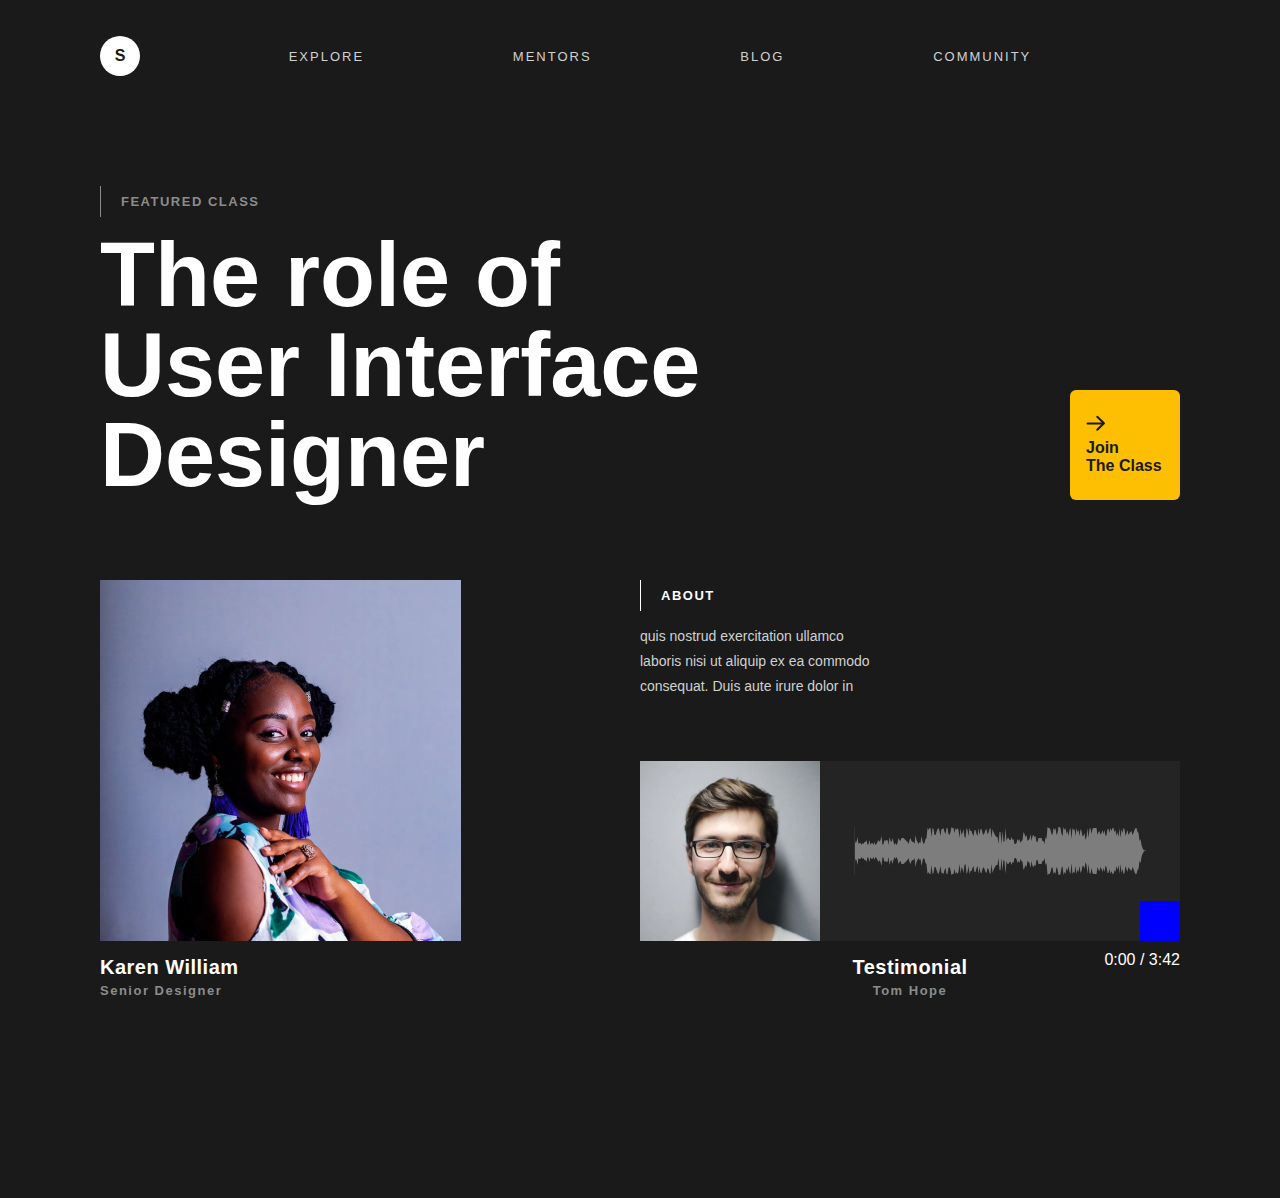
<file: index.html>
<!DOCTYPE html>
<html lang="en">
<head>
  <meta charset="UTF-8">
  <meta http-equiv="X-UA-Compatible" content="IE=edge">
  <meta name="viewport" content="width=device-width, initial-scale=1.0">
  <link rel="stylesheet" href="style.css">
  <title>Сайт визитка</title>
</head>
<body>
  <header class="header">
    <div class="container">
      <nav class="navigation">
        <a href="" class="logo">S</a>
        <ul class="navigation-holder">
          <li class="nav-links">
            <a href="#">Explore</a>
          </li>
          <li class="nav-links">
            <a href="#">Mentors</a>
          </li>
          <li class="nav-links">
            <a href="#">Blog</a>
          </li>
          <li class="nav-links">
            <a href="#">Community</a>
          </li>
        </ul>
      </nav>
      <section class="header-title">
        <span class="header-subtitle-text">featured class</span>
        <h1 class="header-title-text">
          The role of User Interface Designer
        </h1>
        <a href="#" class="join">
          <img src="/img/icons/arrow.svg" alt="">
          <span class="join-text">Join <br> The Class</span>
        </a>
      </section>
      <section class="header-info-block">
        <div class="card-info">
          <img src="/img/girl-avatar.png" alt="" class="card-info-img">
          <h2 class="info-title">Karen William</h2>
          <span class="info-subtitle">Senior Designer</span>
        </div>

        <div class="card-about">
          <div class="about-text-wrapper">
            <span class="about-subtitle-text">About</span>
            <p class="about-desc">
              quis nostrud exercitation ullamco
              laboris nisi ut aliquip ex ea commodo
              consequat. Duis aute irure dolor in
            </p>
          </div>

          <div class="audio-holder">
            <div class="audio-block">
              <img src="/img/man-avatar.png" alt="">
              <div class="audio-container">
                <div class="audio-detail">
                  <div class="control">
                    <i class="fi-rr-play" id="playPause"></i>
                  </div>
                  <div id="wave"></div>
                </div>
              </div>
            </div>

            <div class="audio-author">
              <div>
                <h2 class="about-title">Testimonial</h2>
                <span class="about-subtitle">Tom Hope</span>
              </div>

              <div class="time">
                <span id="current">0:00</span> /
                <span id="duration">0:00</span>
              </div>
            </div>

          </div>
        </div>
      </section> <!-- Конец .header-info-block -->
    </div>
  </header>
  <script src="wavesurfer.js"></script>
  <script src="media.js"></script>
</body>
</html>
</file>
<file: style.css>
@import url('https://cdn-uicons.flaticon.com/uicons-regular-rounded/css/uicons-regular-rounded.css');

* {
  box-sizing: border-box;
  margin: 0;
  font-family: Arial, Helvetica, sans-serif;
}

.container {
  max-width: 1080px;
  margin: 0 auto;
}

/* HEADER */
.header {
  background-color: #1A1A1A;
  padding-top: 36px;
  padding-bottom: 200px;
}

.navigation {
  display: flex;
  justify-content: space-between;
  align-items: center;
}

.logo {
  width: 40px;
  height: 40px;
  border-radius: 50%;
  background-color: #fff;
  display: flex;
  justify-content: center;
  align-items: center;
  text-decoration: none;
  color: #1A1A1A;
  font-weight: bold;
}

.navigation-holder {
  list-style-type: none;
  padding: 0;
  display: flex;
  flex-grow: 1;
  justify-content: space-evenly;
}

.nav-links a {
  text-decoration: none;
  color: #D1D1D1;
  text-transform: uppercase;
  letter-spacing: 2px;
  font-size: 13px;
}

.header-title {
  margin-top: 110px;
  margin-bottom: 80px;
  position: relative;
}

.header-subtitle-text {
  display: inline-block;
  border-left: 1px solid #8C8C8C;
  padding: 8px 0 8px 20px;
  color: #8C8C8C;
  font-weight: bold;
  text-transform: uppercase;
  font-size: 13px;
  letter-spacing: 1.5px;
  margin-bottom: 13px;
}

.header-title-text {
  font-size: 90px;
  font-weight: bold;
  color: #fff;
  max-width: 620px;
  line-height: 1;
}

.join {
  background-color: #FEBE02;
  position: absolute;
  right: 0;
  bottom: 0;
  width: 110px;
  height: 110px;
  padding: 16px;
  display: flex;
  flex-direction: column;
  justify-content: space-evenly;
  align-items: flex-start;
  text-decoration: none;
  color: #1A1A1A;
  font-weight: bold;
  border-radius: 6px;
}

.header-info-block {
  display: flex;
  justify-content: space-between;
}

.card-info {
  max-width: 361px;
}

.card-info-img {
  display: flex;
}

.info-title {
  font-size: 20px;
  font-weight: bold;
  color: #fff;
  letter-spacing: 0.5px;
  margin-top: 15px;
  margin-bottom: 4px;
}

.info-subtitle {
  font-size: 13px;
  color: #8C8C8C;
  font-weight: bold;
  letter-spacing: 1.5px;
  display: block;
}

.about-subtitle-text {
  display: inline-block;
  border-left: 1px solid #fff;
  padding: 8px 0 8px 20px;
  color: #fff;
  font-weight: bold;
  text-transform: uppercase;
  font-size: 13px;
  letter-spacing: 1.5px;
  margin-bottom: 13px;
}

.about-desc {
  color: #D1D1D1;
  max-width: 240px;
  font-size: 14px;
  line-height: 1.8;
}

.audio-holder {
  width: 540px;
}

.audio-block {
  background-color: #242424;
  display: flex;
  margin-top: 61px;
}

.audio-container {
  display: flex;
  align-items: center;
  justify-content: center;
  flex: 1;
  position: relative;
  padding: 0 34px;
}

.play-btn {
  display: flex;
  background-color: blue;
  width: 40px;
  height: 40px;
  align-items: center;
  justify-content: center;
  position: absolute;
  right: 0;
  bottom: 0;
}

.about-title {
  font-size: 20px;
  font-weight: bold;
  color: #fff;
  letter-spacing: 0.5px;
  margin-top: 15px;
  margin-bottom: 4px;
  text-align: center;
}

.about-subtitle {
  font-size: 13px;
  color: #8C8C8C;
  font-weight: bold;
  letter-spacing: 1.5px;
  text-align: center;
  display: block;
}

.audio-detail {
  flex: 1;
}

.control {
  position: absolute;
  right: 0;
  bottom: 0;
}

.control i {
  width: 40px;
  height: 40px;
  display: flex;
  justify-content: center;
  align-items: center;
  font-size: 1.25rem;
  background-color: blue;
  color: white;
  cursor: pointer;
}

.audio-author {
  display: flex;
  justify-content: center;
  position: relative;
}

.time {
  color: #fff;
  position: absolute;
  top: 10px;
  right: 0;
}

/* MAIN CONTENT */

.course-section-title {
  font-weight: 600;
  font-size: 70px;
  color: #1A1A1A;
  margin: 60px 0;
}
.course-row {
  display: flex;
  justify-content: space-between;
  margin-bottom: 60px;
}

.card-big {
  width: 540px;
}
.card-small {
  width: 360px;
}

.img-container {
  background-size: cover;
  background-position: center;
  background-repeat: no-repeat;
  height: 360px;
  display: flex;
  flex-direction: row;
  align-items: flex-end;
  padding-bottom: 20px;
  padding-left: 20px;
}
.img-card-1 {background-image: url(/img/card-1.png);}

.btn-time {
  background-color: #fff;
  border-radius: 5px;
  color: #111;
  padding: 6px 12px;
  display: inline-block;
  margin-right: 8px;
}
.btn-raiting {
  width: 77px;
  background-color: #111;
  border-radius: 5px;
  color: #fff;
  padding: 6px 0px;
  display: inline-flex;
  align-items: center;
  justify-content: space-evenly;
}

.course-category {
  font-size: 13px;
  letter-spacing: 2px;
  color: #BABABA;
  font-weight: 400;
  margin: 18px 0;
}
.course-title {
  font-size: 35px;
  font-weight: bold;
  letter-spacing: 0.3px;
  color: #1A1A1A;
  margin-bottom: 20px;
}
.course-desc {
  font-size: 16px;
  font-weight: 400;
  color: #767676;
  line-height: 1.7;
  letter-spacing: 0.5px;
}

.img-card-2 {background-image: url(/img/card-2.png);}
</file>
